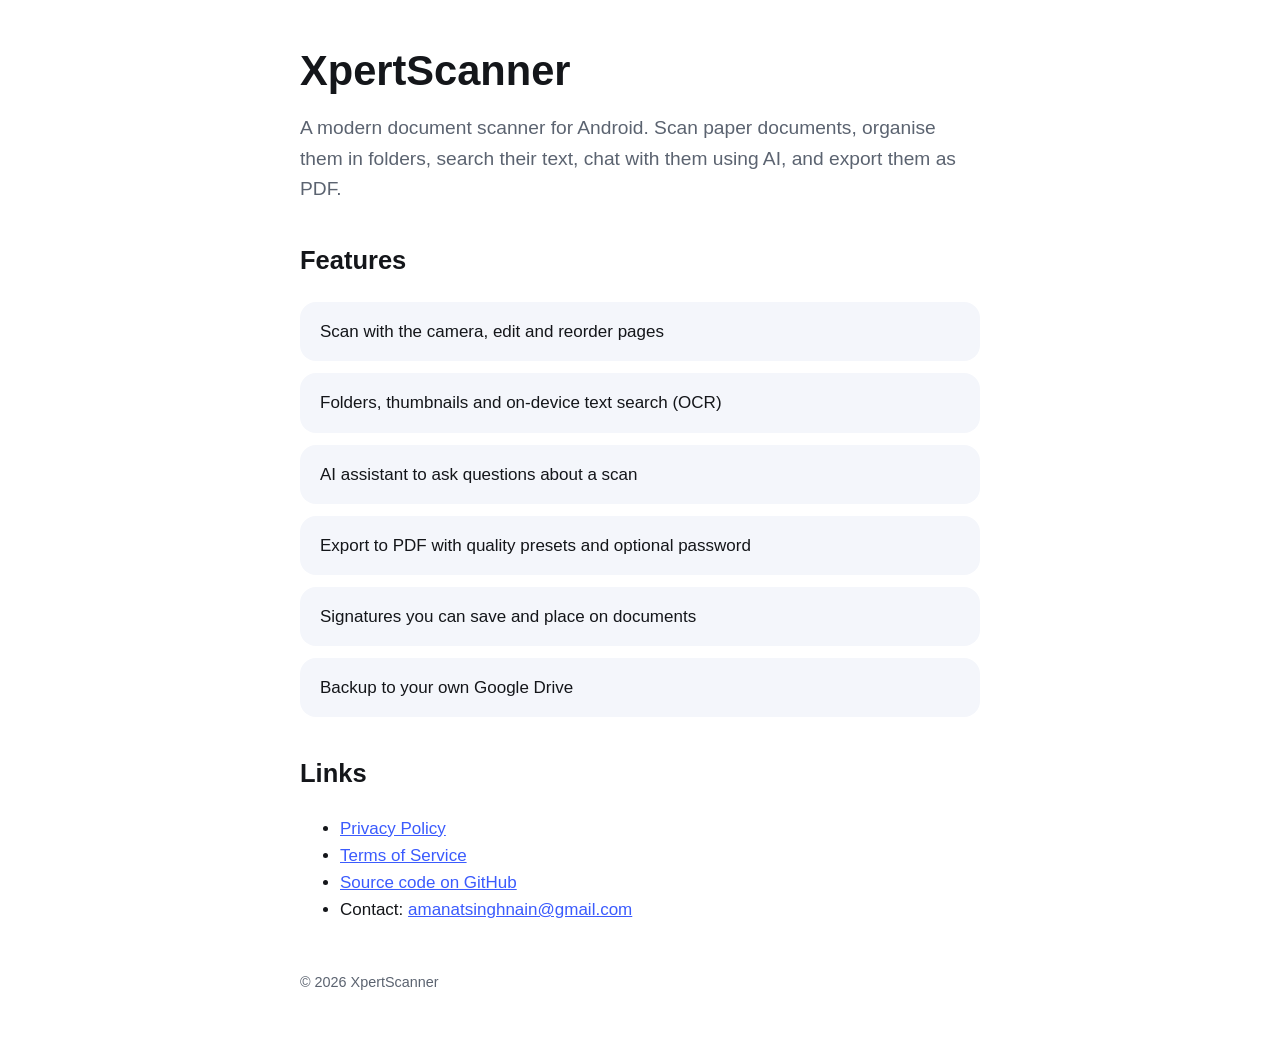
<file: index.html>
<!doctype html>
<html lang="en">
<head>
<meta charset="utf-8">
<meta name="viewport" content="width=device-width,initial-scale=1">
<title>XpertScanner – Document scanner</title>
<meta name="description" content="XpertScanner scans, organises, searches and exports your documents as PDF.">
<link rel="stylesheet" href="style.css">
</head>
<body>
<main>
  <h1>XpertScanner</h1>
  <p class="lead">A modern document scanner for Android. Scan paper documents, organise them in folders, search their text, chat with them using AI, and export them as PDF.</p>

  <h2>Features</h2>
  <div class="card">Scan with the camera, edit and reorder pages</div>
  <div class="card">Folders, thumbnails and on-device text search (OCR)</div>
  <div class="card">AI assistant to ask questions about a scan</div>
  <div class="card">Export to PDF with quality presets and optional password</div>
  <div class="card">Signatures you can save and place on documents</div>
  <div class="card">Backup to your own Google Drive</div>

  <h2>Links</h2>
  <ul>
    <li><a href="privacy.html">Privacy Policy</a></li>
    <li><a href="terms.html">Terms of Service</a></li>
    <li><a href="https://github.com/amanat-2003/xpertscanner">Source code on GitHub</a></li>
    <li>Contact: <a href="mailto:amanatsinghnain@gmail.com">amanatsinghnain@gmail.com</a></li>
  </ul>

  <footer>&copy; 2026 XpertScanner</footer>
</main>
</body>
</html>
</file>
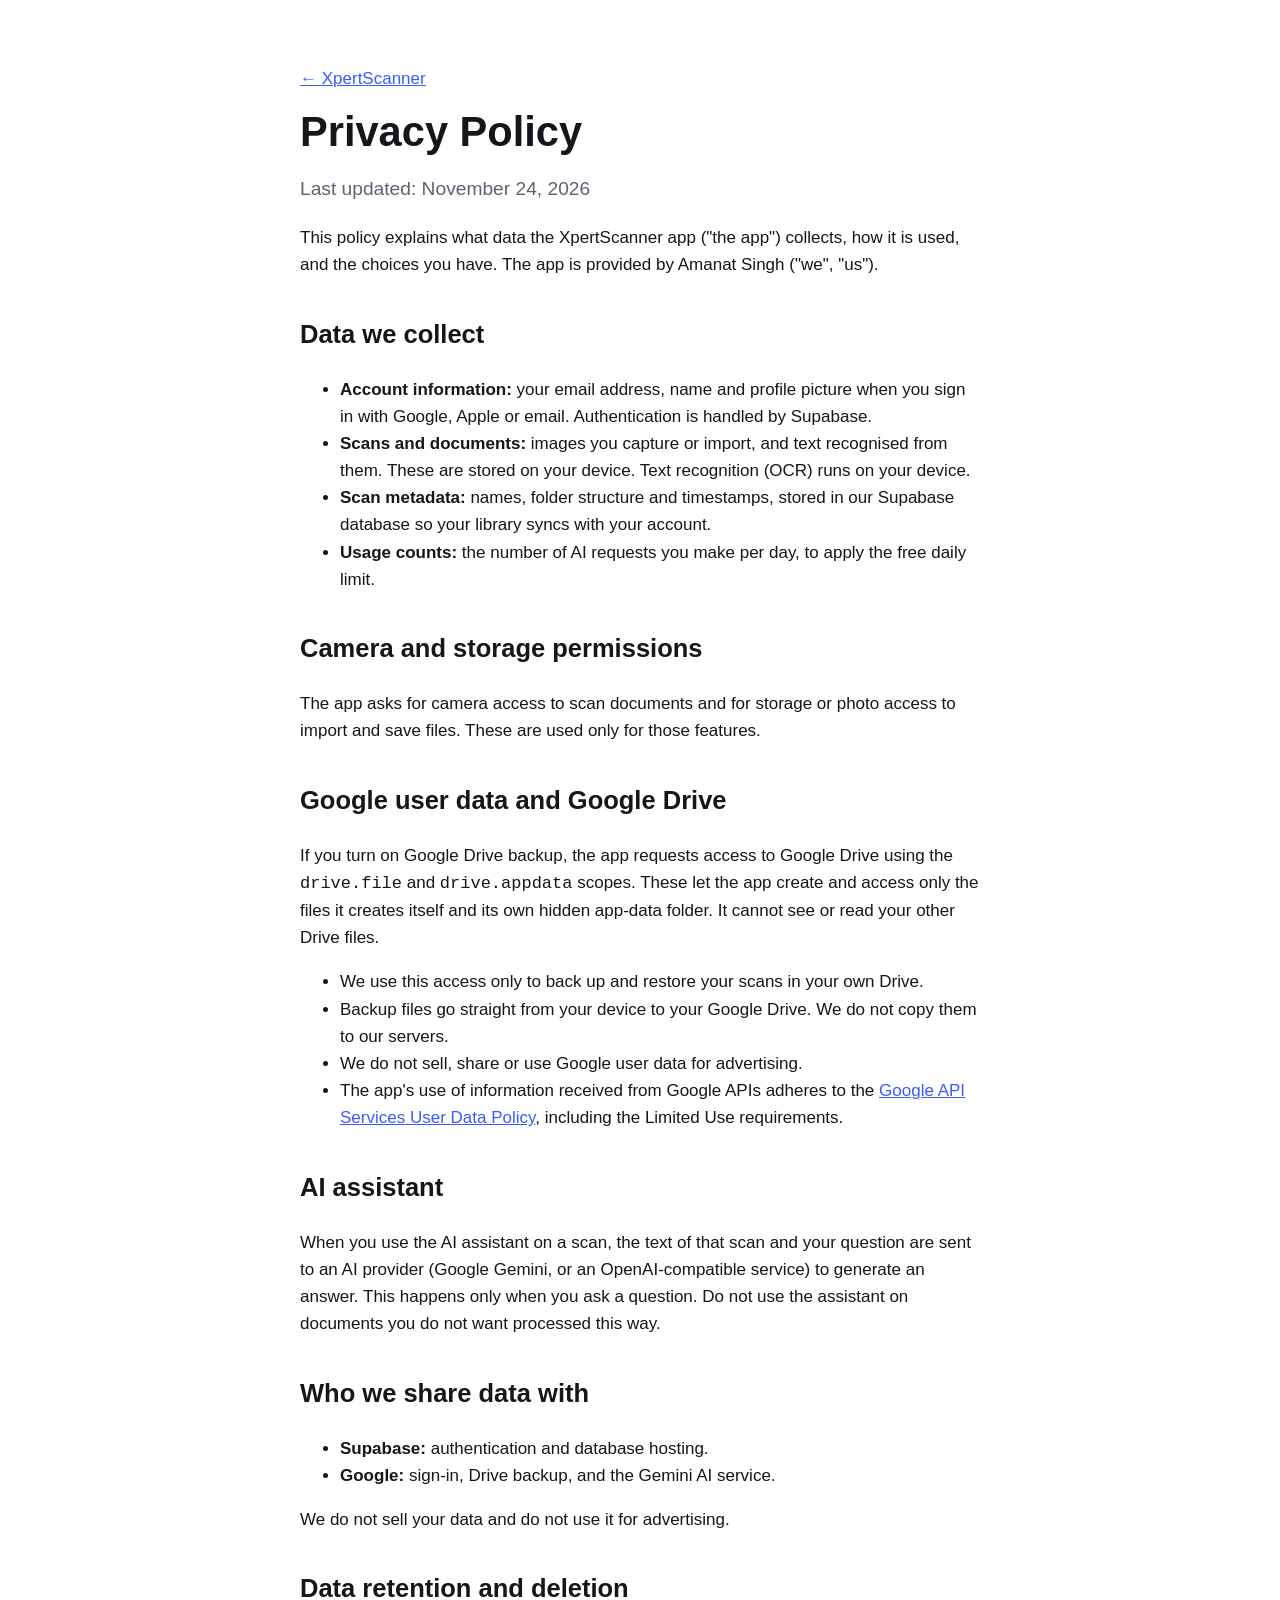
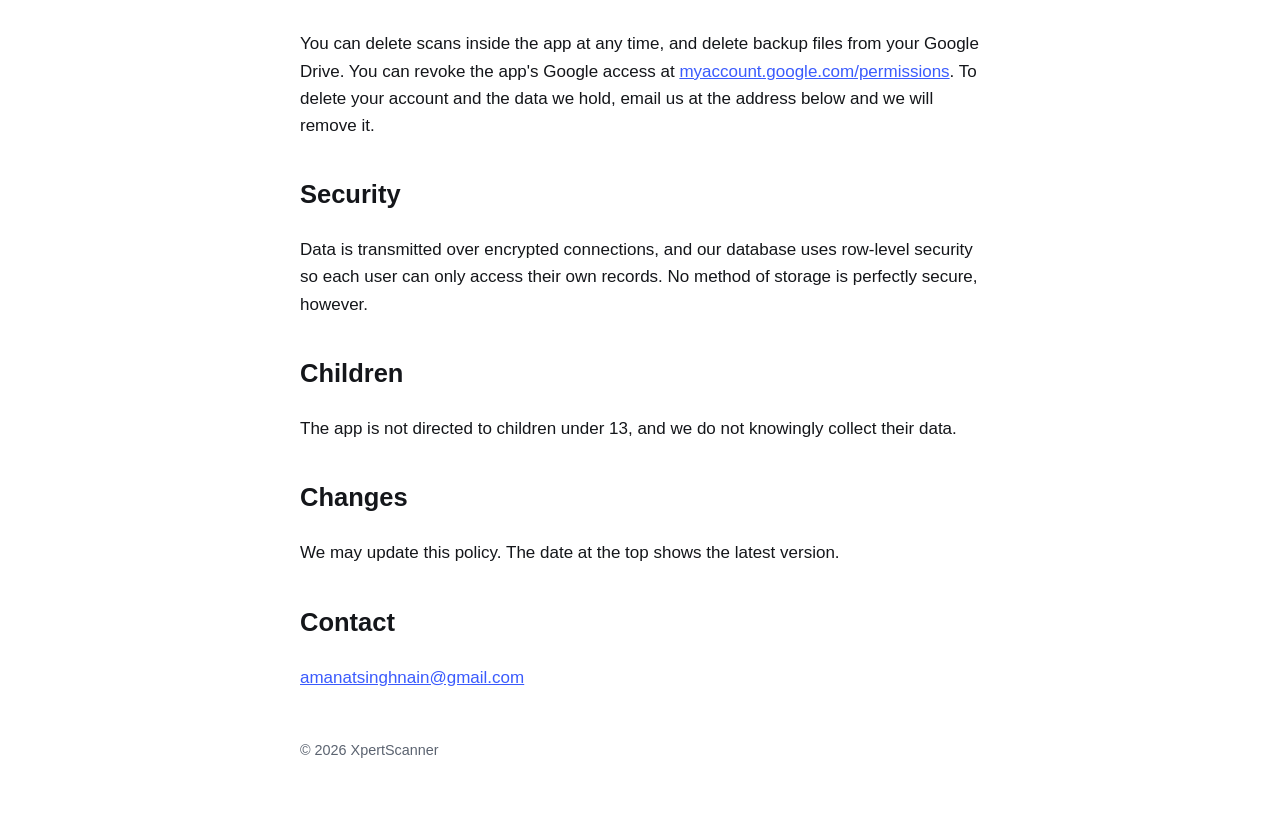
<file: privacy.html>
<!doctype html>
<html lang="en">
<head>
<meta charset="utf-8">
<meta name="viewport" content="width=device-width,initial-scale=1">
<title>XpertScanner – Privacy Policy</title>
<link rel="stylesheet" href="style.css">
</head>
<body>
<main>
  <p><a href="index.html">&larr; XpertScanner</a></p>
  <h1>Privacy Policy</h1>
  <p class="lead">Last updated: November 24, 2026</p>

  <p>This policy explains what data the XpertScanner app ("the app") collects, how it is used, and the choices you have. The app is provided by Amanat Singh ("we", "us").</p>

  <h2>Data we collect</h2>
  <ul>
    <li><strong>Account information:</strong> your email address, name and profile picture when you sign in with Google, Apple or email. Authentication is handled by Supabase.</li>
    <li><strong>Scans and documents:</strong> images you capture or import, and text recognised from them. These are stored on your device. Text recognition (OCR) runs on your device.</li>
    <li><strong>Scan metadata:</strong> names, folder structure and timestamps, stored in our Supabase database so your library syncs with your account.</li>
    <li><strong>Usage counts:</strong> the number of AI requests you make per day, to apply the free daily limit.</li>
  </ul>

  <h2>Camera and storage permissions</h2>
  <p>The app asks for camera access to scan documents and for storage or photo access to import and save files. These are used only for those features.</p>

  <h2>Google user data and Google Drive</h2>
  <p>If you turn on Google Drive backup, the app requests access to Google Drive using the <code>drive.file</code> and <code>drive.appdata</code> scopes. These let the app create and access only the files it creates itself and its own hidden app-data folder. It cannot see or read your other Drive files.</p>
  <ul>
    <li>We use this access only to back up and restore your scans in your own Drive.</li>
    <li>Backup files go straight from your device to your Google Drive. We do not copy them to our servers.</li>
    <li>We do not sell, share or use Google user data for advertising.</li>
    <li>The app's use of information received from Google APIs adheres to the <a href="https://developers.google.com/terms/api-services-user-data-policy">Google API Services User Data Policy</a>, including the Limited Use requirements.</li>
  </ul>

  <h2>AI assistant</h2>
  <p>When you use the AI assistant on a scan, the text of that scan and your question are sent to an AI provider (Google Gemini, or an OpenAI-compatible service) to generate an answer. This happens only when you ask a question. Do not use the assistant on documents you do not want processed this way.</p>

  <h2>Who we share data with</h2>
  <ul>
    <li><strong>Supabase:</strong> authentication and database hosting.</li>
    <li><strong>Google:</strong> sign-in, Drive backup, and the Gemini AI service.</li>
  </ul>
  <p>We do not sell your data and do not use it for advertising.</p>

  <h2>Data retention and deletion</h2>
  <p>You can delete scans inside the app at any time, and delete backup files from your Google Drive. You can revoke the app's Google access at <a href="https://myaccount.google.com/permissions">myaccount.google.com/permissions</a>. To delete your account and the data we hold, email us at the address below and we will remove it.</p>

  <h2>Security</h2>
  <p>Data is transmitted over encrypted connections, and our database uses row-level security so each user can only access their own records. No method of storage is perfectly secure, however.</p>

  <h2>Children</h2>
  <p>The app is not directed to children under 13, and we do not knowingly collect their data.</p>

  <h2>Changes</h2>
  <p>We may update this policy. The date at the top shows the latest version.</p>

  <h2>Contact</h2>
  <p><a href="mailto:amanatsinghnain@gmail.com">amanatsinghnain@gmail.com</a></p>

  <footer>&copy; 2026 XpertScanner</footer>
</main>
</body>
</html>
</file>
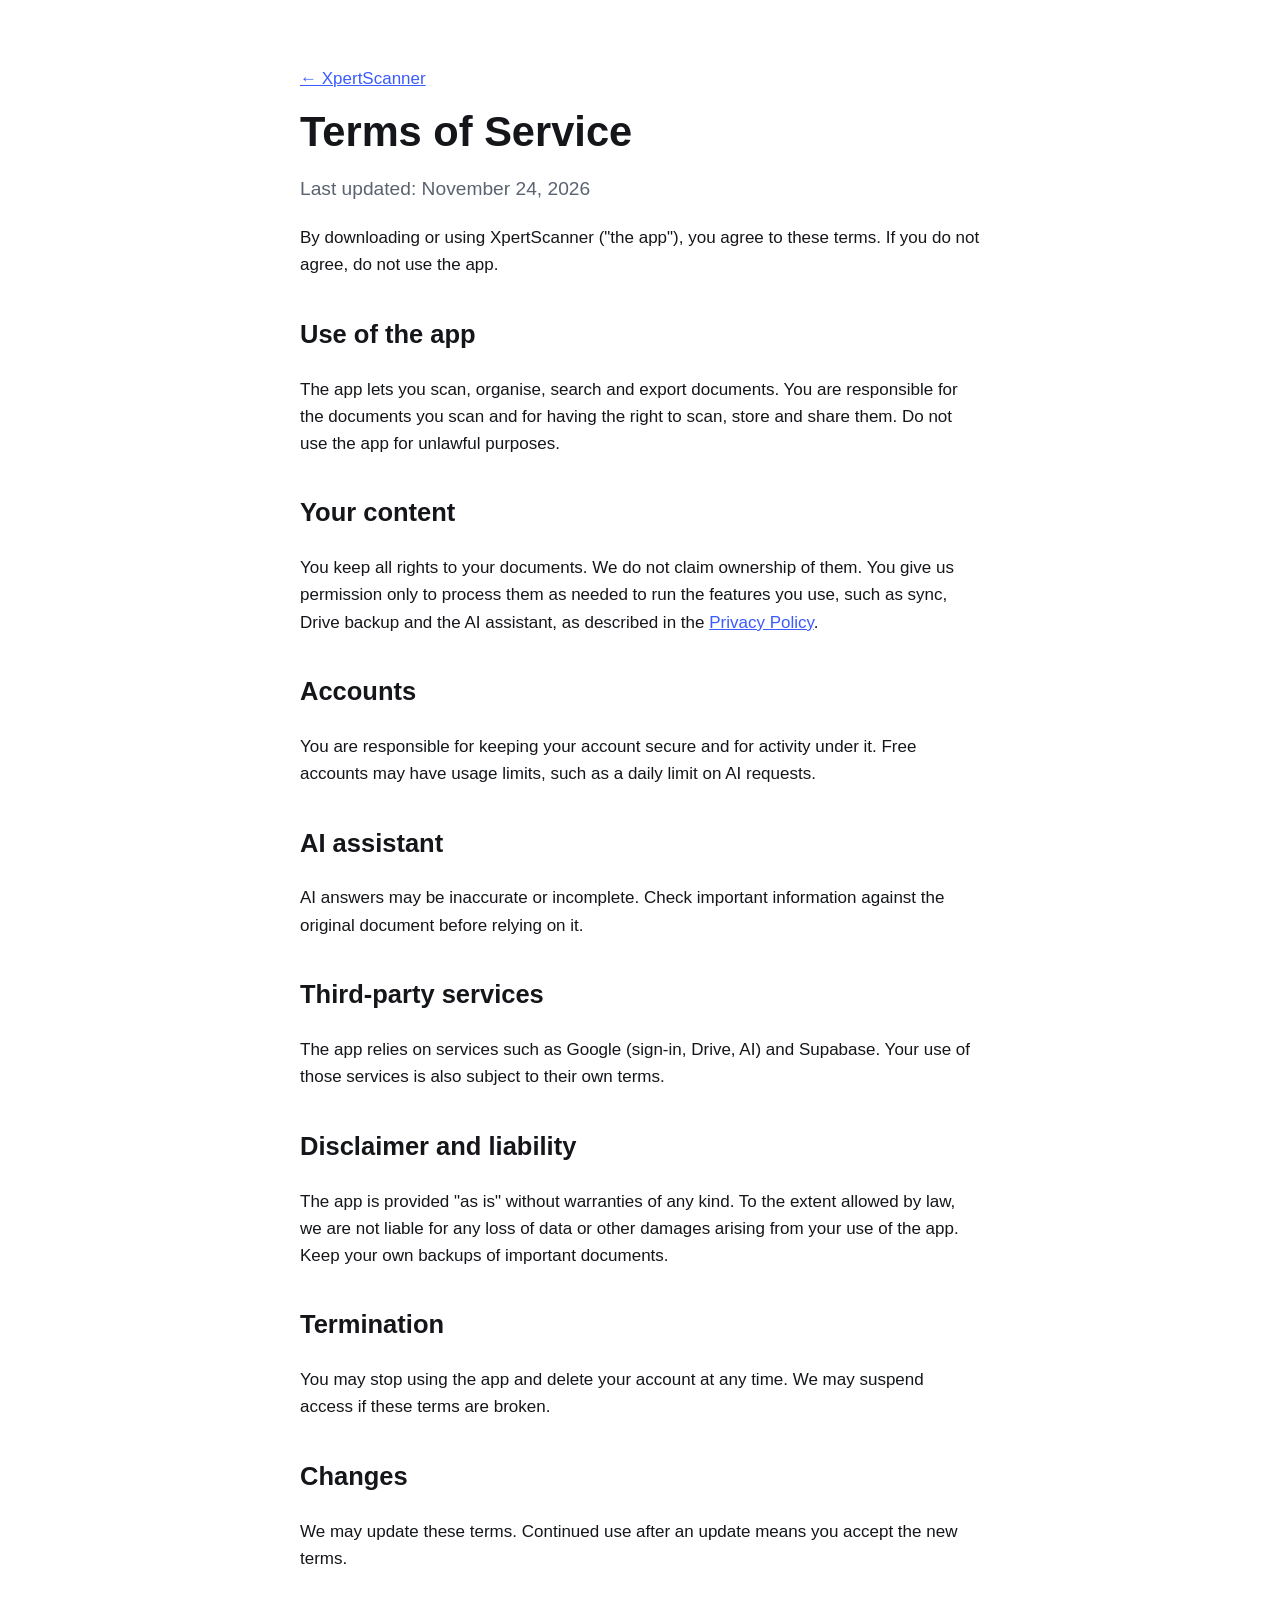
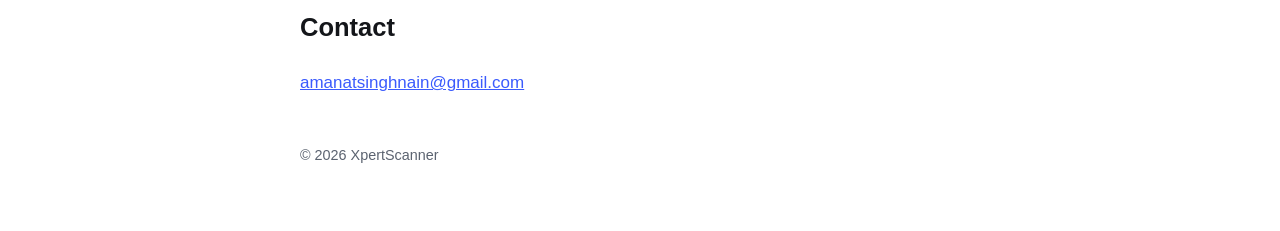
<file: terms.html>
<!doctype html>
<html lang="en">
<head>
<meta charset="utf-8">
<meta name="viewport" content="width=device-width,initial-scale=1">
<title>XpertScanner – Terms of Service</title>
<link rel="stylesheet" href="style.css">
</head>
<body>
<main>
  <p><a href="index.html">&larr; XpertScanner</a></p>
  <h1>Terms of Service</h1>
  <p class="lead">Last updated: November 24, 2026</p>

  <p>By downloading or using XpertScanner ("the app"), you agree to these terms. If you do not agree, do not use the app.</p>

  <h2>Use of the app</h2>
  <p>The app lets you scan, organise, search and export documents. You are responsible for the documents you scan and for having the right to scan, store and share them. Do not use the app for unlawful purposes.</p>

  <h2>Your content</h2>
  <p>You keep all rights to your documents. We do not claim ownership of them. You give us permission only to process them as needed to run the features you use, such as sync, Drive backup and the AI assistant, as described in the <a href="privacy.html">Privacy Policy</a>.</p>

  <h2>Accounts</h2>
  <p>You are responsible for keeping your account secure and for activity under it. Free accounts may have usage limits, such as a daily limit on AI requests.</p>

  <h2>AI assistant</h2>
  <p>AI answers may be inaccurate or incomplete. Check important information against the original document before relying on it.</p>

  <h2>Third-party services</h2>
  <p>The app relies on services such as Google (sign-in, Drive, AI) and Supabase. Your use of those services is also subject to their own terms.</p>

  <h2>Disclaimer and liability</h2>
  <p>The app is provided "as is" without warranties of any kind. To the extent allowed by law, we are not liable for any loss of data or other damages arising from your use of the app. Keep your own backups of important documents.</p>

  <h2>Termination</h2>
  <p>You may stop using the app and delete your account at any time. We may suspend access if these terms are broken.</p>

  <h2>Changes</h2>
  <p>We may update these terms. Continued use after an update means you accept the new terms.</p>

  <h2>Contact</h2>
  <p><a href="mailto:amanatsinghnain@gmail.com">amanatsinghnain@gmail.com</a></p>

  <footer>&copy; 2026 XpertScanner</footer>
</main>
</body>
</html>
</file>
<file: style.css>
:root{--bg:#fff;--fg:#14161a;--muted:#5b6370;--accent:#3b5bfd;--card:#f4f6fb}
@media(prefers-color-scheme:dark){:root{--bg:#0f1115;--fg:#eef0f4;--muted:#9aa3b2;--accent:#7f95ff;--card:#181b22}}
*{box-sizing:border-box}
body{margin:0;background:var(--bg);color:var(--fg);font:17px/1.6 -apple-system,BlinkMacSystemFont,"Segoe UI",Roboto,sans-serif}
main{max-width:720px;margin:0 auto;padding:48px 20px 64px}
h1{font-size:2.6rem;line-height:1.1;margin:0 0 12px}
h2{margin-top:2.2rem}
p,li{color:var(--fg)}
.lead{font-size:1.2rem;color:var(--muted)}
a{color:var(--accent)}
.card{background:var(--card);border-radius:16px;padding:16px 20px;margin:12px 0}
footer{margin-top:3rem;color:var(--muted);font-size:.9rem}
</file>
